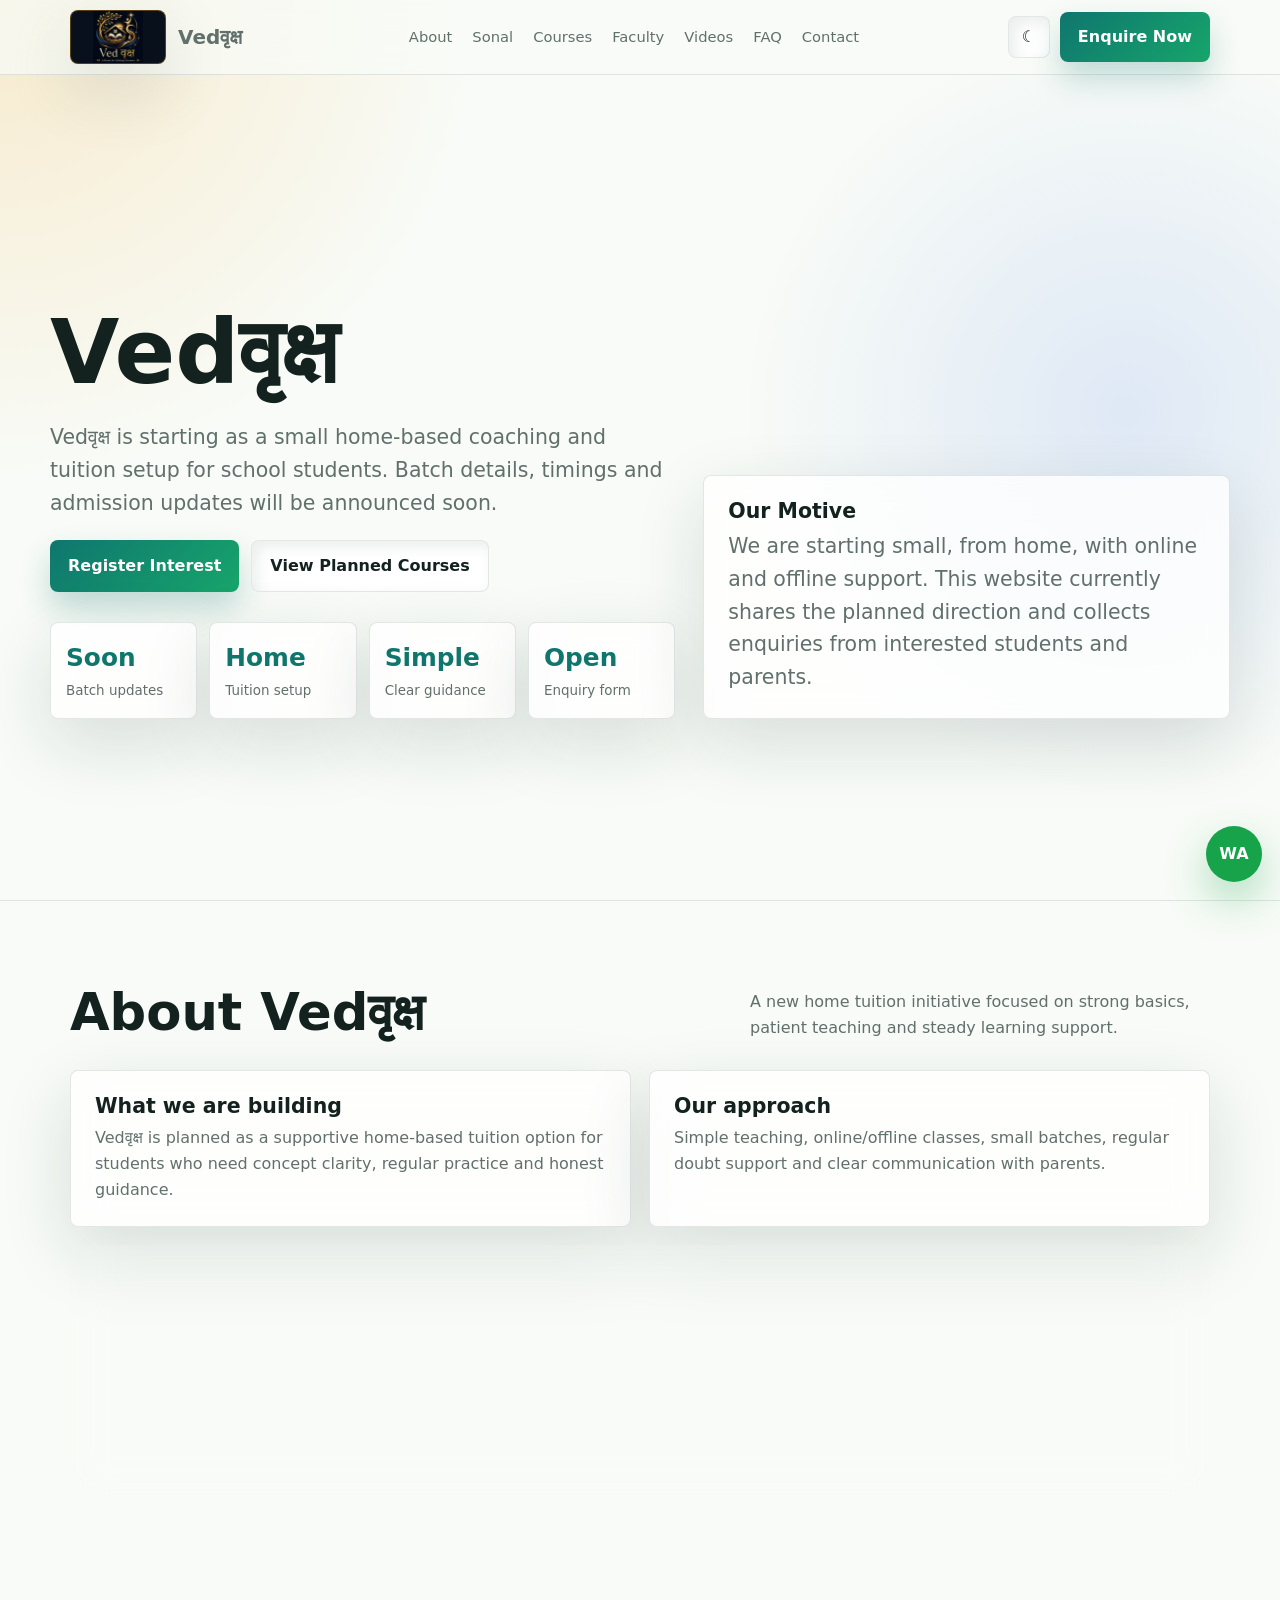
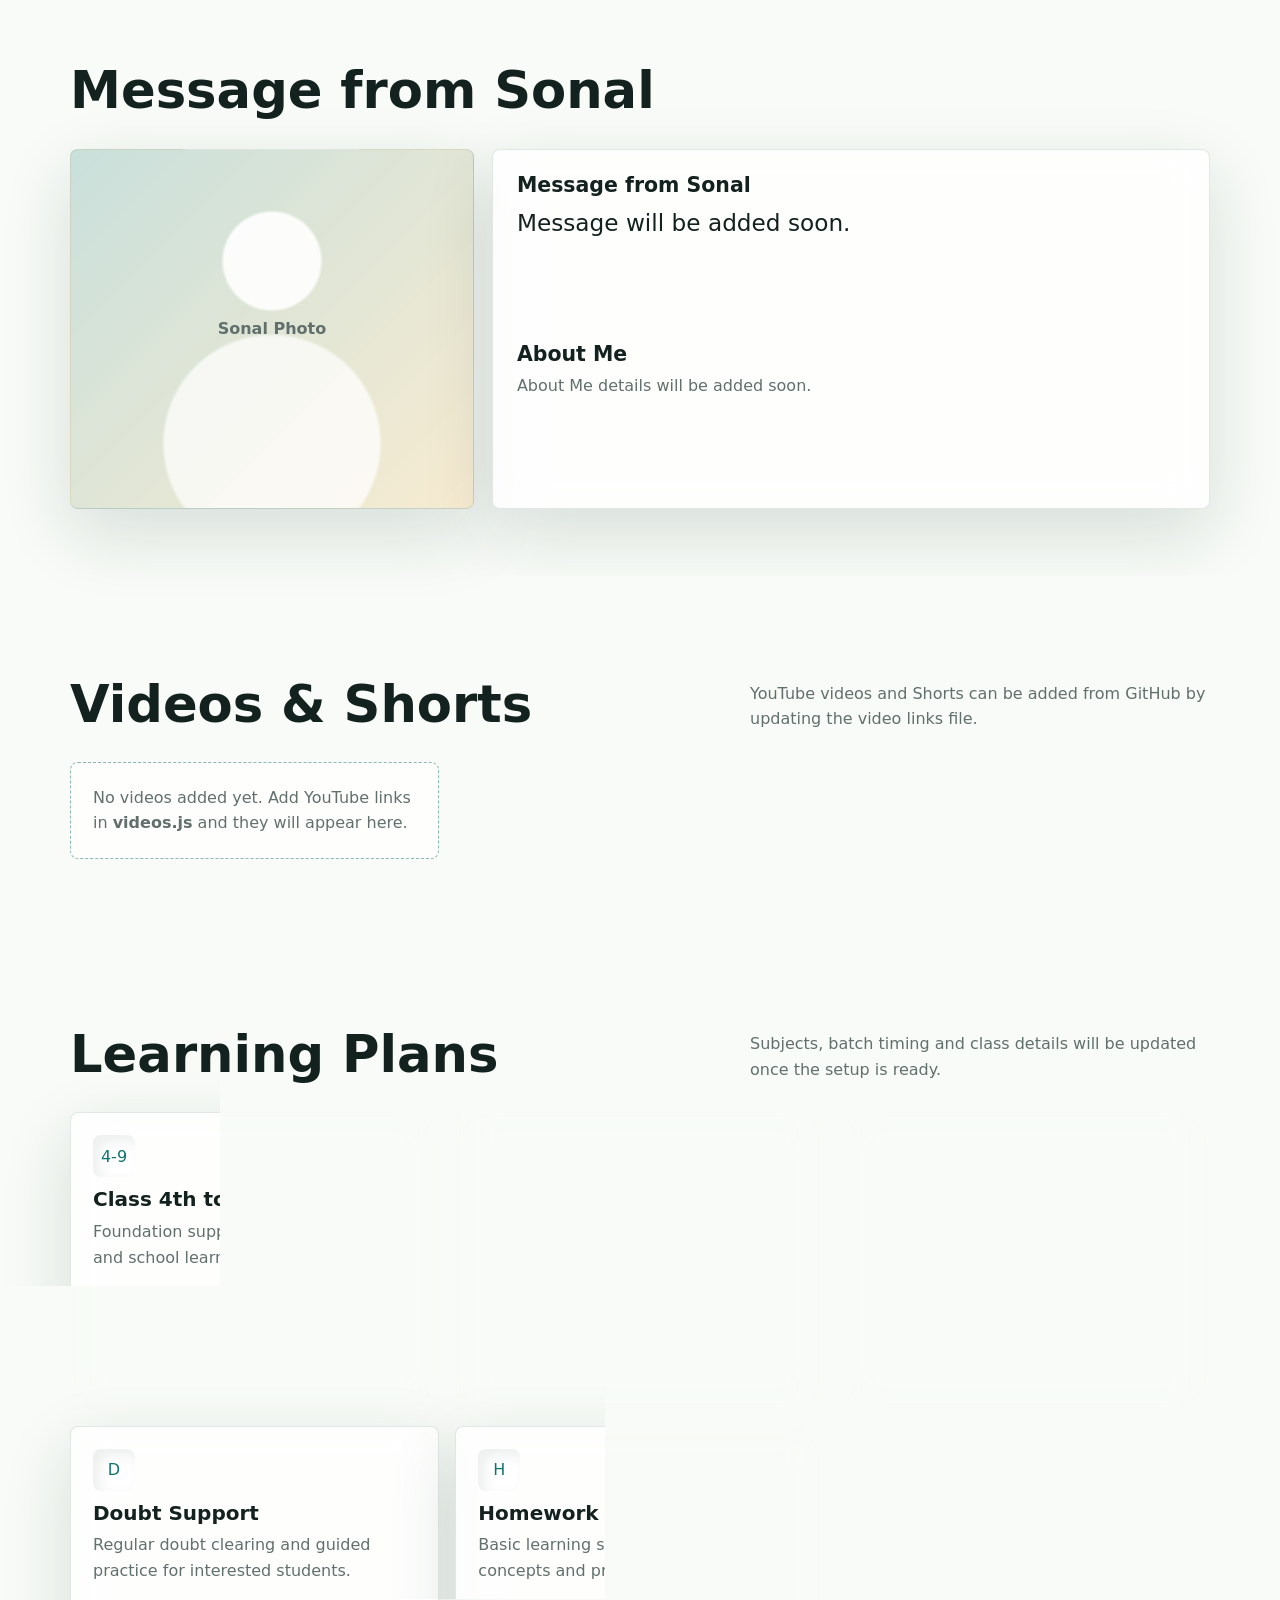
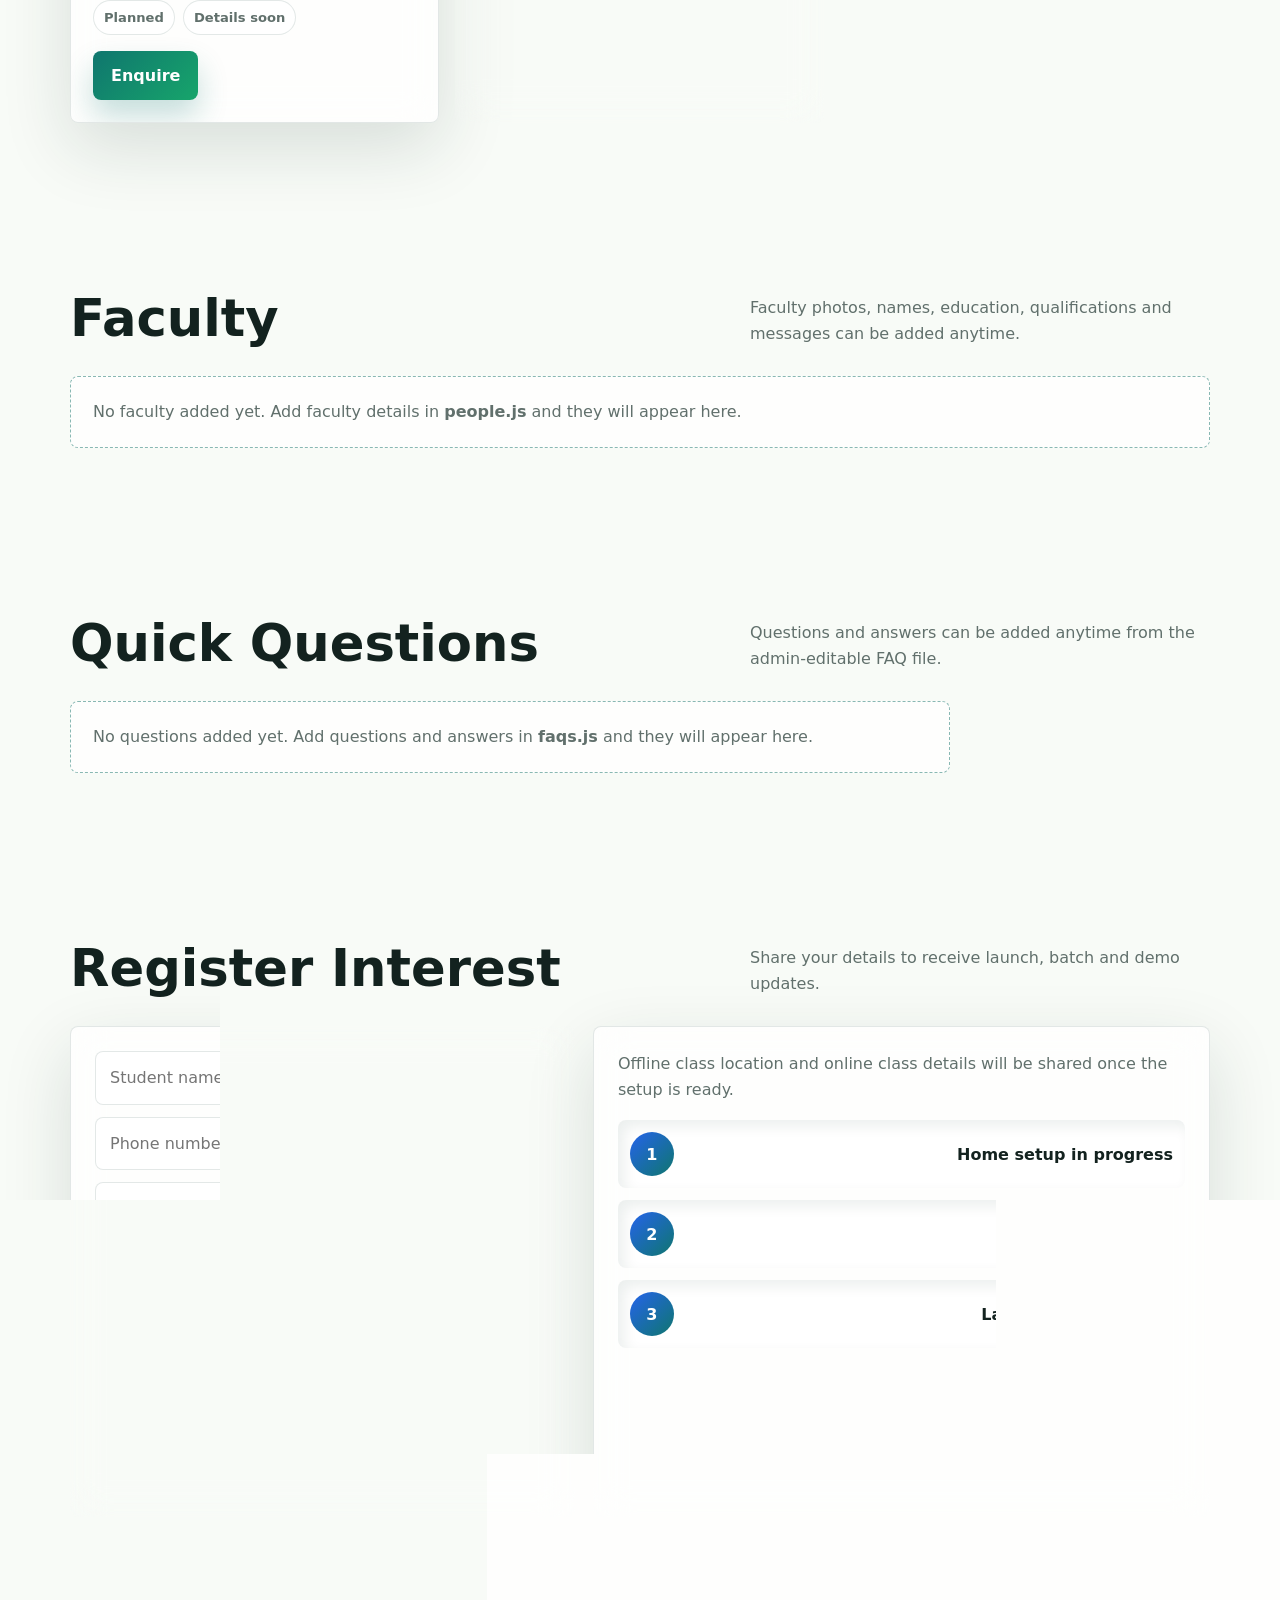
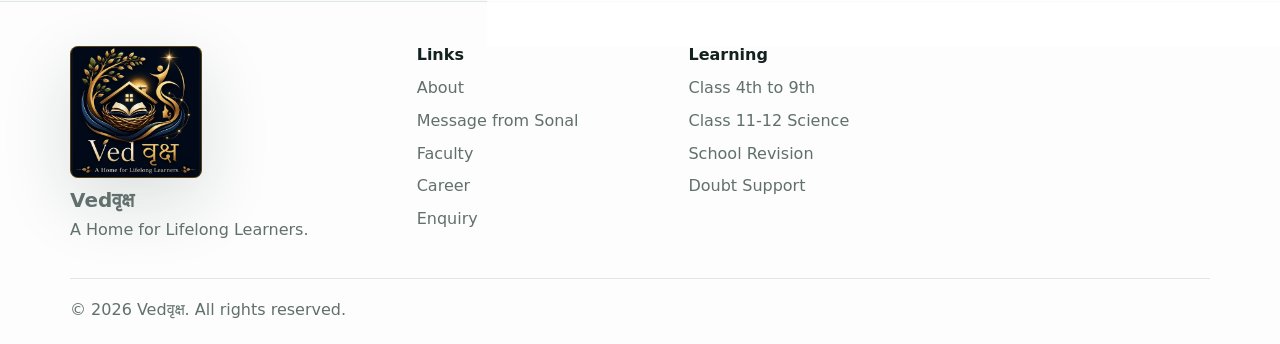
<file: index.html>
<!doctype html>
<html lang="en" data-theme="light">
  <head>
    <meta charset="utf-8" />
    <meta name="viewport" content="width=device-width, initial-scale=1" />
    <title>Vedवृक्ष | A Home for Lifelong Learners</title>
    <meta
      name="description"
      content="Vedवृक्ष is a new home-based tuition setup for online and offline classes, starting with school learning support."
    />
    <meta name="theme-color" content="#0f766e" />
    <meta property="og:title" content="Vedवृक्ष" />
    <meta property="og:description" content="A Home for Lifelong Learners." />
    <meta property="og:image" content="assets/hero-campus.jpg" />
    <script type="application/ld+json">
      {
        "@context": "https://schema.org",
        "@type": "EducationalOrganization",
        "name": "Vedवृक्ष",
        "description": "New home-based tuition setup for online and offline classes.",
        "telephone": "+91 98765 43210",
        "email": "vedvriksh.sn@gmail.com",
        "address": {
          "@type": "PostalAddress",
          "streetAddress": "Main Education Road",
          "addressLocality": "Your City",
          "addressCountry": "IN"
        }
      }
    </script>
    <style>
      :root {
        color-scheme: light;
        --bg: #f8fbf7;
        --surface: rgba(255, 255, 255, 0.76);
        --surface-strong: #ffffff;
        --ink: #13221f;
        --muted: #61706c;
        --line: rgba(24, 64, 57, 0.12);
        --brand: #0f766e;
        --brand-2: #f59e0b;
        --brand-3: #2563eb;
        --soft: #e8f6ef;
        --shadow: 0 24px 70px rgba(22, 47, 42, 0.14);
        --inner: inset 6px 6px 14px rgba(16, 45, 39, 0.08), inset -6px -6px 18px rgba(255, 255, 255, 0.85);
        --radius: 8px;
        --max: 1180px;
      }

      [data-theme="dark"] {
        color-scheme: dark;
        --bg: #081311;
        --surface: rgba(18, 31, 29, 0.78);
        --surface-strong: #101c1a;
        --ink: #eef8f4;
        --muted: #abc0bb;
        --line: rgba(220, 255, 244, 0.12);
        --soft: #10231f;
        --shadow: 0 24px 70px rgba(0, 0, 0, 0.35);
        --inner: inset 6px 6px 14px rgba(0, 0, 0, 0.28), inset -6px -6px 18px rgba(255, 255, 255, 0.04);
      }

      * { box-sizing: border-box; }
      html { scroll-behavior: smooth; }
      body {
        margin: 0;
        font-family: Inter, ui-sans-serif, system-ui, -apple-system, BlinkMacSystemFont, "Segoe UI", sans-serif;
        background:
          radial-gradient(circle at top left, rgba(245, 158, 11, 0.18), transparent 30rem),
          radial-gradient(circle at 88% 8%, rgba(37, 99, 235, 0.12), transparent 24rem),
          linear-gradient(180deg, var(--bg), var(--bg));
        color: var(--ink);
        line-height: 1.6;
      }

      a { color: inherit; text-decoration: none; }
      img { max-width: 100%; display: block; }
      button, input, textarea, select { font: inherit; }

      .shell { max-width: var(--max); margin: 0 auto; padding: 0 20px; }
      .nav {
        position: sticky;
        top: 0;
        z-index: 20;
        border-bottom: 1px solid var(--line);
        backdrop-filter: blur(20px);
        background: color-mix(in srgb, var(--bg) 74%, transparent);
      }
      .nav-inner {
        min-height: 74px;
        display: flex;
        align-items: center;
        gap: 18px;
        justify-content: space-between;
      }
      .brand {
        display: flex;
        align-items: center;
        gap: 12px;
        min-width: 190px;
      }
      .brand-mark {
        width: 96px;
        height: 54px;
        border-radius: 8px;
        object-fit: contain;
        border: 1px solid rgba(245, 158, 11, 0.34);
        background: #07101b;
        box-shadow: var(--shadow);
      }
      .brand strong { display: block; font-size: 1.25rem; line-height: 1; }
      .brand span { display: block; color: var(--muted); font-size: 0.78rem; }
      .nav-links {
        display: flex;
        align-items: center;
        gap: 20px;
        color: var(--muted);
        font-size: 0.92rem;
      }
      .nav-links a:hover { color: var(--brand); }
      .nav-actions { display: flex; align-items: center; gap: 10px; }
      .icon-btn, .menu-btn {
        width: 42px;
        height: 42px;
        border: 1px solid var(--line);
        border-radius: var(--radius);
        background: var(--surface);
        color: var(--ink);
        cursor: pointer;
        display: grid;
        place-items: center;
        box-shadow: var(--inner);
      }
      .menu-btn { display: none; }

      .btn {
        border: 0;
        border-radius: var(--radius);
        padding: 12px 18px;
        display: inline-flex;
        align-items: center;
        justify-content: center;
        gap: 9px;
        min-height: 46px;
        font-weight: 800;
        cursor: pointer;
        transition: transform 180ms ease, box-shadow 180ms ease, background 180ms ease;
      }
      .btn:hover { transform: translateY(-2px); }
      .btn-primary {
        background: linear-gradient(135deg, var(--brand), #17a56b);
        color: white;
        box-shadow: 0 16px 30px rgba(15, 118, 110, 0.24);
      }
      .btn-secondary {
        background: var(--surface-strong);
        border: 1px solid var(--line);
        color: var(--ink);
        box-shadow: var(--inner);
      }

      .hero {
        min-height: calc(100vh - 74px);
        display: grid;
        align-items: center;
        position: relative;
        overflow: hidden;
        border-bottom: 1px solid var(--line);
      }
      .hero::before {
        content: "";
        position: absolute;
        inset: 0;
        background:
          linear-gradient(90deg, color-mix(in srgb, var(--bg) 95%, transparent) 0%, color-mix(in srgb, var(--bg) 82%, transparent) 42%, transparent 70%),
          url(var(--hero-cover, "assets/hero-campus.jpg")) right center / cover no-repeat;
        z-index: -2;
      }
      .hero::after {
        content: "";
        position: absolute;
        inset: auto 0 0;
        height: 180px;
        background: linear-gradient(180deg, transparent, var(--bg));
        z-index: -1;
      }
      .hero-grid {
        display: grid;
        grid-template-columns: minmax(0, 0.95fr) minmax(280px, 0.8fr);
        gap: 28px;
        padding: 76px 0 46px;
      }
      .eyebrow {
        display: inline-flex;
        align-items: center;
        gap: 8px;
        padding: 8px 12px;
        border-radius: 999px;
        background: var(--surface);
        border: 1px solid var(--line);
        color: var(--brand);
        font-weight: 800;
        backdrop-filter: blur(16px);
      }
      h1, h2, h3 { line-height: 1.08; margin: 0; letter-spacing: 0; }
      h1 {
        margin-top: 18px;
        font-size: clamp(2.45rem, 7vw, 5.7rem);
        max-width: 820px;
      }
      .hero p {
        max-width: 650px;
        color: var(--muted);
        font-size: clamp(1.02rem, 2vw, 1.28rem);
      }
      .hero-actions, .row-actions { display: flex; flex-wrap: wrap; gap: 12px; }
      .stats {
        display: grid;
        grid-template-columns: repeat(4, minmax(0, 1fr));
        gap: 12px;
        margin-top: 30px;
      }
      .stat, .glass-card, .course-card, .profile-card, .resource-card, .event-card, .blog-card, .portal-panel {
        border: 1px solid var(--line);
        border-radius: var(--radius);
        background: var(--surface);
        backdrop-filter: blur(18px);
        box-shadow: var(--shadow);
      }
      .stat { padding: 15px; }
      .stat strong { display: block; font-size: 1.55rem; color: var(--brand); }
      .stat span { color: var(--muted); font-size: 0.84rem; }
      .hero-card {
        align-self: end;
        padding: 22px;
        margin-top: 170px;
      }
      .hero-card h3 { font-size: 1.25rem; }
      .rank-list { display: grid; gap: 12px; margin-top: 18px; }
      .rank {
        display: flex;
        align-items: center;
        justify-content: space-between;
        gap: 12px;
        padding: 12px;
        border-radius: var(--radius);
        background: color-mix(in srgb, var(--surface-strong) 72%, transparent);
        box-shadow: var(--inner);
      }
      .avatar {
        width: 44px;
        height: 44px;
        border-radius: 50%;
        display: grid;
        place-items: center;
        font-weight: 900;
        color: white;
        background: linear-gradient(135deg, var(--brand-3), var(--brand));
      }

      section { padding: 84px 0; }
      .section-head {
        display: flex;
        justify-content: space-between;
        gap: 24px;
        align-items: end;
        margin-bottom: 30px;
      }
      .section-head h2 { font-size: clamp(2rem, 4vw, 3.3rem); max-width: 740px; }
      .section-head p { color: var(--muted); max-width: 460px; margin: 0; }

      .about-grid {
        display: grid;
        grid-template-columns: 1fr 1fr;
        gap: 18px;
      }
      .logo-meaning {
        display: grid;
        grid-template-columns: 160px 1fr;
        gap: 18px;
        align-items: center;
        margin-top: 18px;
      }
      .about-logo {
        width: 132px;
        height: 132px;
        object-fit: contain;
        border-radius: var(--radius);
        border: 1px solid rgba(245, 158, 11, 0.34);
        background: #07101b;
        box-shadow: var(--shadow);
      }
      .meaning-image {
        width: 100%;
        max-height: 170px;
        object-fit: contain;
        border-radius: var(--radius);
        border: 1px solid var(--line);
        background: #07101b;
        box-shadow: var(--shadow);
      }
      .glass-card { padding: 24px; }
      .glass-card h3 { font-size: 1.28rem; margin-bottom: 8px; }
      .glass-card p, .course-card p, .profile-card p, .resource-card p, .event-card p, .blog-card p { color: var(--muted); margin: 0; }
      .feature-grid, .course-grid, .faculty-grid, .resource-grid, .event-grid, .blog-grid {
        display: grid;
        grid-template-columns: repeat(3, minmax(0, 1fr));
        gap: 16px;
      }
      .feature {
        padding: 18px;
        border-radius: var(--radius);
        background: var(--soft);
        border: 1px solid var(--line);
      }
      .feature i, .course-icon {
        width: 42px;
        height: 42px;
        border-radius: var(--radius);
        display: grid;
        place-items: center;
        background: white;
        color: var(--brand);
        box-shadow: var(--inner);
        font-style: normal;
        margin-bottom: 12px;
      }
      [data-theme="dark"] .feature i, [data-theme="dark"] .course-icon { background: #172522; }
      .timeline {
        display: grid;
        gap: 14px;
        margin-top: 18px;
      }
      .mile {
        display: grid;
        grid-template-columns: 76px 1fr;
        gap: 14px;
        align-items: start;
      }
      .year {
        color: var(--brand);
        font-weight: 900;
      }

      .course-card, .profile-card, .resource-card, .event-card, .blog-card {
        padding: 22px;
        position: relative;
        overflow: hidden;
        transition: transform 180ms ease, border 180ms ease;
      }
      .course-card:hover, .profile-card:hover, .resource-card:hover, .event-card:hover, .blog-card:hover {
        transform: translateY(-5px);
        border-color: color-mix(in srgb, var(--brand) 45%, var(--line));
      }
      .course-card h3 { font-size: 1.25rem; margin-bottom: 8px; }
      .meta {
        display: flex;
        flex-wrap: wrap;
        gap: 8px;
        margin: 16px 0;
      }
      .chip {
        border-radius: 999px;
        border: 1px solid var(--line);
        padding: 6px 10px;
        color: var(--muted);
        background: color-mix(in srgb, var(--surface-strong) 72%, transparent);
        font-size: 0.82rem;
        font-weight: 750;
      }
      .list {
        padding: 0;
        margin: 14px 0 18px;
        list-style: none;
        display: grid;
        gap: 8px;
        color: var(--muted);
      }
      .list li::before { content: "✓"; color: var(--brand); font-weight: 900; margin-right: 8px; }

      .profile-photo {
        height: 174px;
        border-radius: var(--radius);
        background:
          linear-gradient(135deg, rgba(15, 118, 110, 0.9), rgba(245, 158, 11, 0.7)),
          radial-gradient(circle at 30% 20%, rgba(255,255,255,0.7), transparent 26%),
          linear-gradient(135deg, #dff7ef, #fef3c7);
        margin-bottom: 18px;
        position: relative;
        overflow: hidden;
      }
      .profile-photo::after {
        content: "";
        position: absolute;
        width: 78px;
        height: 78px;
        border-radius: 50%;
        background: rgba(255,255,255,0.84);
        left: 50%;
        top: 26px;
        transform: translateX(-50%);
        box-shadow: 0 86px 0 32px rgba(255,255,255,0.76);
      }
      .person-grid {
        display: grid;
        grid-template-columns: 0.72fr 1.28fr;
        gap: 18px;
        align-items: stretch;
      }
      .owner-photo {
        min-height: 360px;
        border-radius: var(--radius);
        border: 1px solid var(--line);
        display: grid;
        place-items: center;
        color: var(--muted);
        font-weight: 900;
        text-align: center;
        padding: 24px;
        background:
          radial-gradient(circle at 50% 31%, rgba(255,255,255,0.9) 0 15%, transparent 16%),
          radial-gradient(circle at 50% 82%, rgba(255,255,255,0.72) 0 30%, transparent 31%),
          linear-gradient(135deg, rgba(15,118,110,0.2), rgba(245,158,11,0.16));
        box-shadow: var(--shadow);
      }
      .owner-photo.has-photo {
        color: transparent;
      }
      .message-card {
        display: grid;
        gap: 18px;
      }
      .message-card .quote {
        font-size: clamp(1.12rem, 2vw, 1.45rem);
        color: var(--ink);
        margin: 0;
      }
      .faculty-photo {
        height: 210px;
        border-radius: var(--radius);
        border: 1px solid var(--line);
        background: var(--faculty-photo, url("assets/logo-vv.jpg")) center / cover no-repeat;
        margin-bottom: 16px;
      }
      .faculty-empty {
        grid-column: 1 / -1;
      }

      .results-band {
        background: linear-gradient(135deg, color-mix(in srgb, var(--brand) 16%, transparent), color-mix(in srgb, var(--brand-2) 18%, transparent));
        border-block: 1px solid var(--line);
      }
      .rankers {
        display: grid;
        grid-template-columns: 1.2fr 0.8fr;
        gap: 18px;
      }
      .score-grid {
        display: grid;
        grid-template-columns: repeat(3, 1fr);
        gap: 12px;
      }
      .score {
        padding: 18px;
        border-radius: var(--radius);
        background: var(--surface-strong);
        border: 1px solid var(--line);
      }
      .score strong { display: block; font-size: 2rem; color: var(--brand); }

      .testimonials {
        display: grid;
        grid-template-columns: repeat(3, 1fr);
        gap: 16px;
      }
      blockquote {
        margin: 0;
        padding: 22px;
        border-radius: var(--radius);
        background: var(--surface);
        border: 1px solid var(--line);
        box-shadow: var(--shadow);
      }
      blockquote p { margin: 0 0 18px; color: var(--muted); }
      .stars { color: var(--brand-2); letter-spacing: 0; }

      .gallery {
        display: grid;
        grid-template-columns: 1.2fr 0.8fr 0.8fr;
        grid-auto-rows: 190px;
        gap: 14px;
      }
      .gallery-item {
        border-radius: var(--radius);
        border: 1px solid var(--line);
        overflow: hidden;
        min-height: 180px;
        background:
          linear-gradient(135deg, rgba(15,118,110,0.22), rgba(245,158,11,0.15)),
            url("assets/hero-campus.jpg") center / cover;
        position: relative;
      }
      .gallery-item:first-child { grid-row: span 2; }
      .gallery-item span {
        position: absolute;
        left: 14px;
        bottom: 14px;
        padding: 8px 10px;
        border-radius: var(--radius);
        background: rgba(255,255,255,0.86);
        color: #13221f;
        font-weight: 850;
      }

      .tabs {
        display: flex;
        flex-wrap: wrap;
        gap: 10px;
        margin-bottom: 16px;
      }
      .tab {
        border: 1px solid var(--line);
        background: var(--surface);
        color: var(--muted);
        border-radius: 999px;
        padding: 10px 14px;
        cursor: pointer;
        font-weight: 850;
      }
      .tab.active { background: var(--brand); color: white; }
      .portal-panel { padding: 22px; display: none; }
      .portal-panel.active { display: grid; grid-template-columns: 0.9fr 1.1fr; gap: 18px; }
      .dash-grid {
        display: grid;
        grid-template-columns: repeat(2, minmax(0, 1fr));
        gap: 12px;
      }
      .dash-card {
        padding: 16px;
        border: 1px solid var(--line);
        border-radius: var(--radius);
        background: var(--surface-strong);
      }
      .bar {
        height: 10px;
        border-radius: 999px;
        background: color-mix(in srgb, var(--brand) 16%, var(--line));
        overflow: hidden;
        margin-top: 10px;
      }
      .bar span { display: block; height: 100%; width: var(--value); background: linear-gradient(90deg, var(--brand), var(--brand-2)); }

      .faq {
        display: grid;
        gap: 12px;
        max-width: 880px;
      }
      details {
        border: 1px solid var(--line);
        background: var(--surface);
        border-radius: var(--radius);
        padding: 16px 18px;
        box-shadow: var(--shadow);
      }
      summary { cursor: pointer; font-weight: 900; }
      details p { color: var(--muted); margin-bottom: 0; }

      .video-grid {
        display: grid;
        grid-template-columns: repeat(3, minmax(0, 1fr));
        gap: 16px;
      }
      .video-card {
        border: 1px solid var(--line);
        border-radius: var(--radius);
        background: var(--surface);
        backdrop-filter: blur(18px);
        box-shadow: var(--shadow);
        overflow: hidden;
      }
      .video-frame {
        width: 100%;
        aspect-ratio: 16 / 9;
        border: 0;
        display: block;
        background: #0f172a;
      }
      .video-card.short .video-frame {
        aspect-ratio: 9 / 16;
      }
      .video-body {
        padding: 16px;
      }
      .video-body h3 {
        font-size: 1rem;
        margin-bottom: 6px;
      }
      .video-body p {
        margin: 0;
        color: var(--muted);
        font-size: 0.92rem;
      }
      .empty-videos {
        padding: 22px;
        border: 1px dashed color-mix(in srgb, var(--brand) 42%, var(--line));
        border-radius: var(--radius);
        color: var(--muted);
        background: var(--surface);
      }

      .contact-grid {
        display: grid;
        grid-template-columns: 0.9fr 1.1fr;
        gap: 18px;
      }
      form {
        display: grid;
        gap: 12px;
      }
      input, textarea, select {
        width: 100%;
        border: 1px solid var(--line);
        border-radius: var(--radius);
        padding: 13px 14px;
        background: var(--surface-strong);
        color: var(--ink);
      }
      textarea { min-height: 120px; resize: vertical; }
      .map {
        min-height: 360px;
        border: 0;
        width: 100%;
        border-radius: var(--radius);
        filter: saturate(0.9);
      }
      .floating-whatsapp {
        position: fixed;
        right: 18px;
        bottom: 18px;
        z-index: 30;
        width: 56px;
        height: 56px;
        border-radius: 50%;
        display: grid;
        place-items: center;
        color: white;
        background: #16a34a;
        box-shadow: 0 18px 42px rgba(22, 163, 74, 0.34);
        font-weight: 900;
      }

      footer {
        border-top: 1px solid var(--line);
        padding: 44px 0 22px;
        background: color-mix(in srgb, var(--surface-strong) 62%, transparent);
      }
      .footer-grid {
        display: grid;
        grid-template-columns: 1.3fr repeat(3, 1fr);
        gap: 22px;
      }
      footer h3 { font-size: 1rem; margin-bottom: 12px; }
      footer a, footer p { display: block; color: var(--muted); margin: 7px 0; }
      .footer-brand {
        display: block;
      }
      .footer-brand .brand-mark {
        width: 132px;
        height: 132px;
        margin-bottom: 12px;
      }
      .copyright {
        border-top: 1px solid var(--line);
        margin-top: 28px;
        padding-top: 18px;
        color: var(--muted);
        display: flex;
        justify-content: space-between;
        gap: 16px;
        flex-wrap: wrap;
      }

      .reveal { opacity: 0; transform: translateY(18px); transition: opacity 500ms ease, transform 500ms ease; }
      .reveal.visible { opacity: 1; transform: translateY(0); }

      @media (max-width: 980px) {
        .nav-links {
          position: fixed;
          inset: 74px 12px auto;
          flex-direction: column;
          align-items: stretch;
          padding: 18px;
          border: 1px solid var(--line);
          border-radius: var(--radius);
          background: var(--surface-strong);
          box-shadow: var(--shadow);
          display: none;
        }
        .nav-links.open { display: flex; }
        .menu-btn { display: grid; }
        .hero-grid, .about-grid, .rankers, .portal-panel.active, .contact-grid, .person-grid, .logo-meaning { grid-template-columns: 1fr; }
        .hero-card { margin-top: 20px; }
        .feature-grid, .course-grid, .faculty-grid, .resource-grid, .event-grid, .blog-grid, .testimonials, .video-grid { grid-template-columns: repeat(2, 1fr); }
        .section-head { display: block; }
        .section-head p { margin-top: 12px; }
        .footer-grid { grid-template-columns: repeat(2, 1fr); }
      }

      @media (max-width: 640px) {
        .shell { padding: 0 14px; }
        .nav-inner { min-height: 66px; }
        .nav-links { inset-top: 66px; }
        .brand { min-width: auto; }
        .brand > span:not(:first-child) { display: none; }
        .brand-mark { width: 78px; height: 48px; }
        .nav-actions .btn { display: none; }
        .hero { min-height: auto; }
        .hero::before {
          background:
            linear-gradient(180deg, color-mix(in srgb, var(--bg) 96%, transparent) 0%, color-mix(in srgb, var(--bg) 86%, transparent) 58%, color-mix(in srgb, var(--bg) 58%, transparent)),
            url(var(--hero-cover, "assets/hero-campus.jpg")) center top / cover no-repeat;
        }
        .hero-grid { padding-top: 54px; }
        .stats, .score-grid, .feature-grid, .course-grid, .faculty-grid, .resource-grid, .event-grid, .blog-grid, .testimonials, .dash-grid, .footer-grid, .video-grid {
          grid-template-columns: 1fr;
        }
        .gallery { grid-template-columns: 1fr; grid-auto-rows: 220px; }
        .gallery-item:first-child { grid-row: span 1; }
        section { padding: 58px 0; }
      }
    </style>
  </head>
  <body>
    <header class="nav" aria-label="Main navigation">
      <div class="shell nav-inner">
        <a class="brand" href="#home" aria-label="Vedवृक्ष home">
          <img class="brand-mark" src="assets/logo-vv.jpg" alt="Vedवृक्ष logo" />
          <span><strong>Vedवृक्ष</strong></span>
        </a>
        <nav class="nav-links" id="navLinks">
          <a href="#about">About</a>
          <a href="#sonal">Sonal</a>
          <a href="#courses">Courses</a>
          <a href="#faculty">Faculty</a>
          <a href="#videos">Videos</a>
          <a href="#faq">FAQ</a>
          <a href="#contact">Contact</a>
        </nav>
        <div class="nav-actions">
          <button class="icon-btn" id="themeToggle" aria-label="Toggle dark and light mode">☾</button>
          <a class="btn btn-primary" href="#contact">Enquire Now</a>
          <button class="menu-btn" id="menuToggle" aria-label="Open menu">☰</button>
        </div>
      </div>
    </header>

    <main id="home">
      <section class="hero">
        <div class="shell hero-grid">
          <div class="reveal">
            <h1>Vedवृक्ष</h1>
            <p>Vedवृक्ष is starting as a small home-based coaching and tuition setup for school students. Batch details, timings and admission updates will be announced soon.</p>
            <div class="hero-actions">
              <a class="btn btn-primary" href="#contact">Register Interest</a>
              <a class="btn btn-secondary" href="#courses">View Planned Courses</a>
            </div>
            <div class="stats" aria-label="Launch information">
              <div class="stat"><strong>Soon</strong><span>Batch updates</span></div>
              <div class="stat"><strong>Home</strong><span>Tuition setup</span></div>
              <div class="stat"><strong>Simple</strong><span>Clear guidance</span></div>
              <div class="stat"><strong>Open</strong><span>Enquiry form</span></div>
            </div>
          </div>
          <aside class="glass-card hero-card reveal">
            <h3>Our Motive</h3>
            <p>We are starting small, from home, with online and offline support. This website currently shares the planned direction and collects enquiries from interested students and parents.</p>
          </aside>
        </div>
      </section>

      <section id="about">
        <div class="shell">
          <div class="section-head reveal">
            <h2>About Vedवृक्ष</h2>
            <p>A new home tuition initiative focused on strong basics, patient teaching and steady learning support.</p>
          </div>
          <div class="about-grid">
            <article class="glass-card reveal">
              <h3>What we are building</h3>
              <p>Vedवृक्ष is planned as a supportive home-based tuition option for students who need concept clarity, regular practice and honest guidance.</p>
            </article>
            <article class="glass-card reveal">
              <h3>Our approach</h3>
              <p>Simple teaching, online/offline classes, small batches, regular doubt support and clear communication with parents.</p>
            </article>
          </div>
          <article class="glass-card logo-meaning reveal">
            <img class="about-logo" src="assets/logo-vv.jpg" alt="Vedवृक्ष logo" />
            <div>
              <h3>What the Logo Represents</h3>
              <img class="meaning-image" src="assets/logo-meaning.jpg" alt="Vedवृक्ष logo meaning" />
            </div>
          </article>
        </div>
      </section>

      <section id="sonal">
        <div class="shell">
          <div class="section-head reveal">
            <h2>Message from Sonal</h2>
          </div>
          <div class="person-grid">
            <div class="owner-photo reveal" id="ownerPhoto" role="img" aria-label="Sonal photo placeholder">
              Sonal Photo
            </div>
            <article class="glass-card message-card reveal">
              <div>
                <h3>Message from Sonal</h3>
                <p class="quote" id="ownerMessage">Message will be added soon.</p>
              </div>
              <div>
                <h3>About Me</h3>
                <p id="ownerAbout">About Me details will be added soon.</p>
              </div>
            </article>
          </div>
        </div>
      </section>

      <section id="videos">
        <div class="shell">
          <div class="section-head reveal">
            <h2>Videos & Shorts</h2>
            <p>YouTube videos and Shorts can be added from GitHub by updating the video links file.</p>
          </div>
          <div id="videoGrid" class="video-grid reveal" aria-live="polite">
            <div class="empty-videos">No videos added yet. Add YouTube links in <b>videos.js</b> and they will appear here.</div>
          </div>
        </div>
      </section>

      <section id="courses">
        <div class="shell">
          <div class="section-head reveal">
            <h2>Learning Plans</h2>
            <p>Subjects, batch timing and class details will be updated once the setup is ready.</p>
          </div>
          <div class="course-grid">
            <article class="course-card reveal"><span class="course-icon">4-9</span><h3>Class 4th to 9th</h3><p>Foundation support for Maths, Science and school learning.</p><div class="meta"><span class="chip">Planned</span><span class="chip">Details soon</span></div><a class="btn btn-primary" href="#contact">Enquire</a></article>
            <article class="course-card reveal"><span class="course-icon">11</span><h3>Class 11-12 Science</h3><p>Concept-focused preparation for Physics, Chemistry, Maths and Biology.</p><div class="meta"><span class="chip">Planned</span><span class="chip">Details soon</span></div><a class="btn btn-primary" href="#contact">Enquire</a></article>
            <article class="course-card reveal"><span class="course-icon">B</span><h3>School Revision</h3><p>Revision and writing-practice support for school assessments.</p><div class="meta"><span class="chip">Planned</span><span class="chip">Details soon</span></div><a class="btn btn-primary" href="#contact">Enquire</a></article>
            <article class="course-card reveal"><span class="course-icon">D</span><h3>Doubt Support</h3><p>Regular doubt clearing and guided practice for interested students.</p><div class="meta"><span class="chip">Planned</span><span class="chip">Details soon</span></div><a class="btn btn-primary" href="#contact">Enquire</a></article>
            <article class="course-card reveal"><span class="course-icon">H</span><h3>Homework Help</h3><p>Basic learning support for homework, concepts and practice.</p><div class="meta"><span class="chip">Planned</span><span class="chip">Details soon</span></div><a class="btn btn-primary" href="#contact">Enquire</a></article>
          </div>
        </div>
      </section>

      <section id="faculty">
        <div class="shell">
          <div class="section-head reveal">
            <h2>Faculty</h2>
            <p>Faculty photos, names, education, qualifications and messages can be added anytime.</p>
          </div>
          <div class="faculty-grid" id="facultyGrid">
            <div class="empty-videos faculty-empty">No faculty added yet. Add faculty details in <b>people.js</b> and they will appear here.</div>
          </div>
        </div>
      </section>

      <section id="faq">
        <div class="shell">
          <div class="section-head reveal">
            <h2>Quick Questions</h2>
            <p>Questions and answers can be added anytime from the admin-editable FAQ file.</p>
          </div>
          <div class="faq reveal" id="faqList">
            <div class="empty-videos">No questions added yet. Add questions and answers in <b>faqs.js</b> and they will appear here.</div>
          </div>
        </div>
      </section>

      <section id="contact">
        <div class="shell">
          <div class="section-head reveal">
            <h2>Register Interest</h2>
            <p>Share your details to receive launch, batch and demo updates.</p>
          </div>
          <div class="contact-grid">
            <div class="glass-card reveal">
              <form>
                <input aria-label="Student name" name="studentName" placeholder="Student name" required />
                <input aria-label="Phone number" name="phone" placeholder="Phone number" required />
                <select aria-label="Course interest" name="courseInterest">
                  <option>Class 4th to 9th</option>
                  <option>Class 11-12 Science</option>
                  <option>School Revision</option>
                  <option>Doubt Support</option>
                  <option>Homework Help</option>
                </select>
                <textarea aria-label="Message" name="message" placeholder="Any question or preferred batch timing?"></textarea>
                <button class="btn btn-primary" type="submit">Send Enquiry</button>
              </form>
              <p style="margin-top:16px;color:var(--muted)">Email: <a href="mailto:vedvriksh.sn@gmail.com">vedvriksh.sn@gmail.com</a>. Phone and address will be updated soon.</p>
            </div>
            <article class="glass-card reveal">
              <p>Offline class location and online class details will be shared once the setup is ready.</p>
              <div class="rank-list">
                <div class="rank"><span><span class="avatar">1</span></span><b>Home setup in progress</b></div>
                <div class="rank"><span><span class="avatar">2</span></span><b>Courses planned</b></div>
                <div class="rank"><span><span class="avatar">3</span></span><b>Launch updates soon</b></div>
              </div>
            </article>
          </div>
        </div>
      </section>
    </main>

    <a class="floating-whatsapp" href="https://wa.me/919876543210" aria-label="Chat on WhatsApp">WA</a>

    <footer>
      <div class="shell">
        <div class="footer-grid">
          <div><div class="brand footer-brand"><img class="brand-mark" src="assets/logo-vv.jpg" alt="Vedवृक्ष logo" /><span><strong>Vedवृक्ष</strong></span></div><p>A Home for Lifelong Learners.</p></div>
          <div><h3>Links</h3><a href="#about">About</a><a href="#sonal">Message from Sonal</a><a href="#faculty">Faculty</a><a href="careers.html">Career</a><a href="#contact">Enquiry</a></div>
          <div><h3>Learning</h3><a href="#courses">Class 4th to 9th</a><a href="#courses">Class 11-12 Science</a><a href="#courses">School Revision</a><a href="#courses">Doubt Support</a></div>
        </div>
        <div class="copyright"><span>© 2026 Vedवृक्ष. All rights reserved.</span></div>
      </div>
    </footer>

    <script src="site-config.js"></script>
    <script src="people.js"></script>
    <script src="videos.js"></script>
    <script src="faqs.js"></script>
    <script>
      const root = document.documentElement;
      const config = window.VEDVRIKSH_SITE || {};
      if (config.coverImage) {
        root.style.setProperty("--hero-cover", `"${config.coverImage}"`);
        const ogImage = document.querySelector('meta[property="og:image"]');
        if (ogImage) ogImage.setAttribute("content", config.coverImage);
      }
      const themeToggle = document.querySelector("#themeToggle");
      const storedTheme = localStorage.getItem("vedvriksh-theme");
      if (storedTheme) root.dataset.theme = storedTheme;
      themeToggle.textContent = root.dataset.theme === "dark" ? "☀" : "☾";
      themeToggle.addEventListener("click", () => {
        root.dataset.theme = root.dataset.theme === "dark" ? "light" : "dark";
        localStorage.setItem("vedvriksh-theme", root.dataset.theme);
        themeToggle.textContent = root.dataset.theme === "dark" ? "☀" : "☾";
      });

      document.querySelector("#menuToggle").addEventListener("click", () => {
        document.querySelector("#navLinks").classList.toggle("open");
      });

      document.querySelectorAll(".nav-links a").forEach((link) => {
        link.addEventListener("click", () => document.querySelector("#navLinks").classList.remove("open"));
      });

      const revealObserver = new IntersectionObserver((entries) => {
        entries.forEach((entry) => {
          if (entry.isIntersecting) entry.target.classList.add("visible");
        });
      }, { threshold: 0.12 });
      document.querySelectorAll(".reveal").forEach((item) => revealObserver.observe(item));

      function renderPeople() {
        const people = window.VEDVRIKSH_PEOPLE || {};
        const owner = people.owner || {};
        const ownerPhoto = document.querySelector("#ownerPhoto");
        if (owner.photo) {
          ownerPhoto.style.backgroundImage = `url("${owner.photo}")`;
          ownerPhoto.style.backgroundPosition = "center";
          ownerPhoto.style.backgroundSize = "cover";
          ownerPhoto.style.backgroundRepeat = "no-repeat";
          ownerPhoto.classList.add("has-photo");
        }
        if (owner.name) ownerPhoto.setAttribute("aria-label", `${owner.name} photo`);
        if (owner.message) document.querySelector("#ownerMessage").textContent = owner.message;
        if (owner.about) document.querySelector("#ownerAbout").textContent = owner.about;

        const facultyGrid = document.querySelector("#facultyGrid");
        const faculty = Array.isArray(people.faculty) ? people.faculty : [];
        const validFaculty = faculty.filter((member) => member.name || member.photo || member.message);
        if (!validFaculty.length) return;
        facultyGrid.innerHTML = validFaculty.map((member) => `
          <article class="profile-card reveal visible">
            <div class="faculty-photo" style="--faculty-photo:url('${member.photo || "assets/logo-vv.jpg"}')" role="img" aria-label="${member.name || "Faculty"} photo"></div>
            <h3>${member.name || "Faculty Name"}</h3>
            <p><b>Education:</b> ${member.education || "To be updated"}</p>
            <p><b>Qualification:</b> ${member.qualification || "To be updated"}</p>
            <p style="margin-top:10px">${member.message || "Message will be added soon."}</p>
          </article>
        `).join("");
      }
      renderPeople();

      function youtubeIdFromUrl(url) {
        try {
          const parsed = new URL(url);
          if (parsed.hostname.includes("youtu.be")) return parsed.pathname.split("/").filter(Boolean)[0];
          if (parsed.pathname.includes("/shorts/")) return parsed.pathname.split("/shorts/")[1].split("/")[0];
          if (parsed.pathname.includes("/embed/")) return parsed.pathname.split("/embed/")[1].split("/")[0];
          return parsed.searchParams.get("v");
        } catch {
          return "";
        }
      }

      function renderVideos() {
        const grid = document.querySelector("#videoGrid");
        const videos = Array.isArray(window.VEDVRIKSH_VIDEOS) ? window.VEDVRIKSH_VIDEOS : [];
        const validVideos = videos.map((video) => ({ ...video, id: youtubeIdFromUrl(video.url || "") })).filter((video) => video.id);
        if (!validVideos.length) return;
        grid.innerHTML = validVideos.map((video) => {
          const type = video.type === "short" ? "short" : "video";
          return `
            <article class="video-card ${type}">
              <iframe
                class="video-frame"
                src="https://www.youtube.com/embed/${video.id}"
                title="${video.title || "Vedvriksh YouTube video"}"
                loading="lazy"
                allow="accelerometer; autoplay; clipboard-write; encrypted-media; gyroscope; picture-in-picture; web-share"
                allowfullscreen>
              </iframe>
              <div class="video-body">
                <h3>${video.title || "YouTube update"}</h3>
                <p>${type === "short" ? "YouTube Short" : "YouTube Video"}</p>
              </div>
            </article>
          `;
        }).join("");
      }
      renderVideos();

      function renderFaqs() {
        const list = document.querySelector("#faqList");
        const faqs = Array.isArray(window.VEDVRIKSH_FAQS) ? window.VEDVRIKSH_FAQS : [];
        const validFaqs = faqs.filter((faq) => faq.question && faq.answer);
        if (!validFaqs.length) return;
        list.innerHTML = validFaqs.map((faq, index) => `
          <details ${index === 0 ? "open" : ""}>
            <summary>${faq.question}</summary>
            <p>${faq.answer}</p>
          </details>
        `).join("");
      }
      renderFaqs();

      document.querySelector("form").addEventListener("submit", (event) => {
        event.preventDefault();
        const form = event.currentTarget;
        const values = Object.fromEntries(new FormData(form).entries());
        const enquiry = {
          studentName: values.studentName || "",
          phone: values.phone || "",
          courseInterest: values.courseInterest || "",
          message: values.message || "",
          submittedAt: new Date().toLocaleString("en-IN")
        };
        const saved = JSON.parse(localStorage.getItem("vedvrikshEnquiries") || "[]");
        saved.push(enquiry);
        localStorage.setItem("vedvrikshEnquiries", JSON.stringify(saved));
        const body = encodeURIComponent(
          `New Vedvriksh enquiry\n\n` +
          `Student Name: ${enquiry.studentName}\n` +
          `Phone: ${enquiry.phone}\n` +
          `Course Interest: ${enquiry.courseInterest}\n` +
          `Message: ${enquiry.message}\n` +
          `Submitted At: ${enquiry.submittedAt}`
        );
        window.location.href = `mailto:vedvriksh.sn@gmail.com?subject=${encodeURIComponent("New Vedvriksh Enquiry")}&body=${body}`;
        alert("Thank you. Your enquiry has been prepared for email. Please send the email so Vedvriksh can receive it.");
        form.reset();
      });
    </script>
  </body>
</html>
</file>
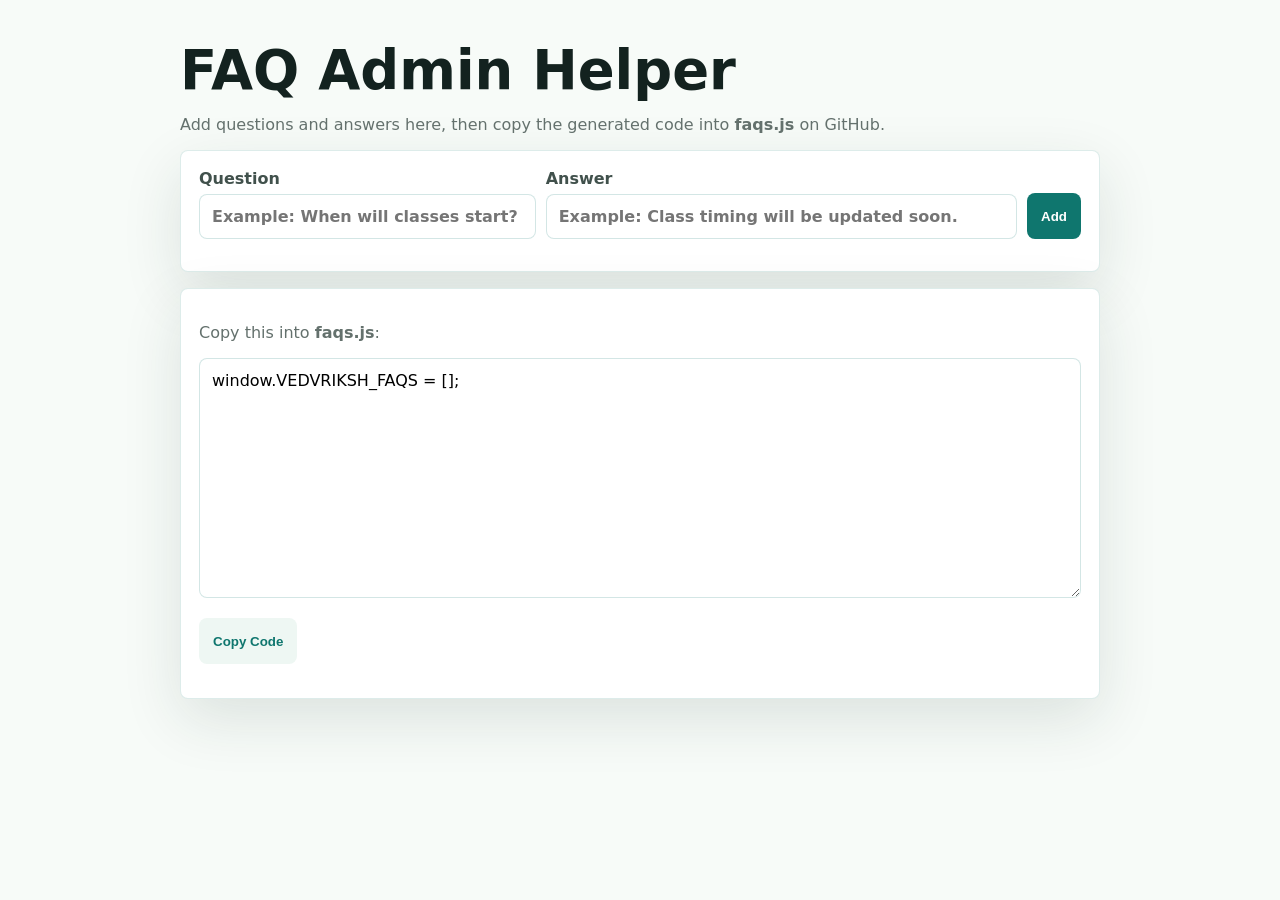
<file: admin-faqs.html>
<!doctype html>
<html lang="en">
  <head>
    <meta charset="utf-8" />
    <meta name="viewport" content="width=device-width, initial-scale=1" />
    <title>Vedvriksh FAQ Admin Helper</title>
    <style>
      * { box-sizing: border-box; }
      body {
        margin: 0;
        font-family: Inter, ui-sans-serif, system-ui, -apple-system, BlinkMacSystemFont, "Segoe UI", sans-serif;
        background: #f7fbf8;
        color: #13221f;
      }
      main { width: min(920px, calc(100% - 28px)); margin: 0 auto; padding: 42px 0; }
      h1 { margin: 0 0 8px; font-size: clamp(2rem, 5vw, 3.4rem); line-height: 1.05; }
      p { color: #64716d; }
      .card {
        background: white;
        border: 1px solid rgba(15, 118, 110, 0.14);
        border-radius: 8px;
        padding: 18px;
        box-shadow: 0 20px 60px rgba(22, 47, 42, 0.12);
        margin-top: 16px;
      }
      .grid { display: grid; grid-template-columns: 1fr 1.4fr auto; gap: 10px; align-items: end; }
      label { display: grid; gap: 6px; color: #41514c; font-weight: 700; }
      input, textarea {
        width: 100%;
        border: 1px solid rgba(15, 118, 110, 0.18);
        border-radius: 8px;
        padding: 12px;
        font: inherit;
      }
      textarea { min-height: 240px; resize: vertical; }
      button {
        border: 0;
        border-radius: 8px;
        padding: 12px 14px;
        min-height: 46px;
        cursor: pointer;
        background: #0f766e;
        color: white;
        font-weight: 800;
      }
      button.secondary { background: #eef7f3; color: #0f766e; }
      .items { display: grid; gap: 10px; margin-top: 14px; }
      .item {
        display: flex;
        justify-content: space-between;
        gap: 12px;
        border: 1px solid rgba(15, 118, 110, 0.12);
        border-radius: 8px;
        padding: 12px;
        background: #fbfefc;
      }
      @media (max-width: 760px) { .grid { grid-template-columns: 1fr; } }
    </style>
  </head>
  <body>
    <main>
      <h1>FAQ Admin Helper</h1>
      <p>Add questions and answers here, then copy the generated code into <b>faqs.js</b> on GitHub.</p>

      <section class="card">
        <div class="grid">
          <label>Question <input id="question" placeholder="Example: When will classes start?" /></label>
          <label>Answer <input id="answer" placeholder="Example: Class timing will be updated soon." /></label>
          <button id="addBtn">Add</button>
        </div>
        <div class="items" id="items"></div>
      </section>

      <section class="card">
        <p>Copy this into <b>faqs.js</b>:</p>
        <textarea id="output" readonly>window.VEDVRIKSH_FAQS = [];</textarea>
        <p><button class="secondary" id="copyBtn">Copy Code</button></p>
      </section>
    </main>
    <script>
      const faqs = [];
      const question = document.querySelector("#question");
      const answer = document.querySelector("#answer");
      const items = document.querySelector("#items");
      const output = document.querySelector("#output");

      function refresh() {
        items.innerHTML = faqs.map((faq, index) => `
          <div class="item">
            <span><b>${faq.question}</b><br>${faq.answer}</span>
            <button class="secondary" data-index="${index}">Remove</button>
          </div>
        `).join("");
        output.value = `window.VEDVRIKSH_FAQS = ${JSON.stringify(faqs, null, 2)};`;
      }

      document.querySelector("#addBtn").addEventListener("click", () => {
        if (!question.value.trim() || !answer.value.trim()) return alert("Please enter both question and answer.");
        faqs.push({ question: question.value.trim(), answer: answer.value.trim() });
        question.value = "";
        answer.value = "";
        refresh();
      });

      items.addEventListener("click", (event) => {
        const button = event.target.closest("button[data-index]");
        if (!button) return;
        faqs.splice(Number(button.dataset.index), 1);
        refresh();
      });

      document.querySelector("#copyBtn").addEventListener("click", async () => {
        await navigator.clipboard.writeText(output.value);
        alert("Copied. Paste it into faqs.js on GitHub.");
      });
    </script>
  </body>
</html>
</file>
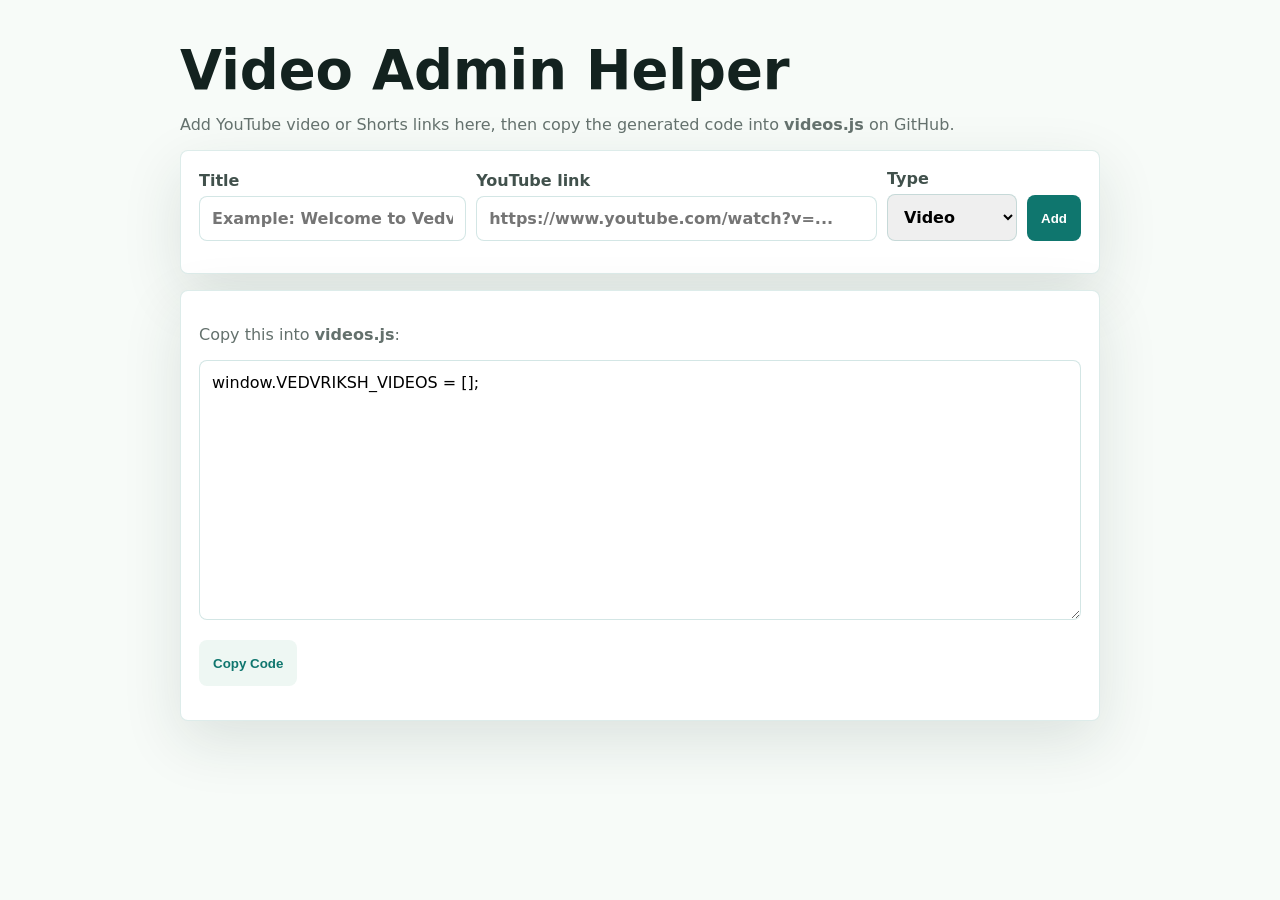
<file: admin-videos.html>
<!doctype html>
<html lang="en">
  <head>
    <meta charset="utf-8" />
    <meta name="viewport" content="width=device-width, initial-scale=1" />
    <title>Vedvriksh Video Admin Helper</title>
    <style>
      * { box-sizing: border-box; }
      body {
        margin: 0;
        font-family: Inter, ui-sans-serif, system-ui, -apple-system, BlinkMacSystemFont, "Segoe UI", sans-serif;
        background: #f7fbf8;
        color: #13221f;
      }
      main {
        width: min(920px, calc(100% - 28px));
        margin: 0 auto;
        padding: 42px 0;
      }
      h1 { margin: 0 0 8px; font-size: clamp(2rem, 5vw, 3.4rem); line-height: 1.05; }
      p { color: #64716d; }
      .card {
        background: white;
        border: 1px solid rgba(15, 118, 110, 0.14);
        border-radius: 8px;
        padding: 18px;
        box-shadow: 0 20px 60px rgba(22, 47, 42, 0.12);
        margin-top: 16px;
      }
      .grid { display: grid; grid-template-columns: 1fr 1.5fr 130px auto; gap: 10px; align-items: end; }
      label { display: grid; gap: 6px; color: #41514c; font-weight: 700; }
      input, select, textarea {
        width: 100%;
        border: 1px solid rgba(15, 118, 110, 0.18);
        border-radius: 8px;
        padding: 12px;
        font: inherit;
      }
      textarea { min-height: 260px; resize: vertical; }
      button {
        border: 0;
        border-radius: 8px;
        padding: 12px 14px;
        min-height: 46px;
        cursor: pointer;
        background: #0f766e;
        color: white;
        font-weight: 800;
      }
      button.secondary { background: #eef7f3; color: #0f766e; }
      .items { display: grid; gap: 10px; margin-top: 14px; }
      .item {
        display: flex;
        justify-content: space-between;
        gap: 12px;
        border: 1px solid rgba(15, 118, 110, 0.12);
        border-radius: 8px;
        padding: 12px;
        background: #fbfefc;
      }
      @media (max-width: 760px) {
        .grid { grid-template-columns: 1fr; }
      }
    </style>
  </head>
  <body>
    <main>
      <h1>Video Admin Helper</h1>
      <p>Add YouTube video or Shorts links here, then copy the generated code into <b>videos.js</b> on GitHub.</p>

      <section class="card">
        <div class="grid">
          <label>Title <input id="title" placeholder="Example: Welcome to Vedvriksh" /></label>
          <label>YouTube link <input id="url" placeholder="https://www.youtube.com/watch?v=..." /></label>
          <label>Type <select id="type"><option value="video">Video</option><option value="short">Short</option></select></label>
          <button id="addBtn">Add</button>
        </div>
        <div class="items" id="items"></div>
      </section>

      <section class="card">
        <p>Copy this into <b>videos.js</b>:</p>
        <textarea id="output" readonly>window.VEDVRIKSH_VIDEOS = [];</textarea>
        <p><button class="secondary" id="copyBtn">Copy Code</button></p>
      </section>
    </main>
    <script>
      const videos = [];
      const title = document.querySelector("#title");
      const url = document.querySelector("#url");
      const type = document.querySelector("#type");
      const items = document.querySelector("#items");
      const output = document.querySelector("#output");

      function refresh() {
        items.innerHTML = videos.map((video, index) => `
          <div class="item">
            <span><b>${video.title}</b><br>${video.type}: ${video.url}</span>
            <button class="secondary" data-index="${index}">Remove</button>
          </div>
        `).join("");
        output.value = `window.VEDVRIKSH_VIDEOS = ${JSON.stringify(videos, null, 2)};`;
      }

      document.querySelector("#addBtn").addEventListener("click", () => {
        if (!url.value.trim()) return alert("Please paste a YouTube link.");
        videos.push({
          title: title.value.trim() || "Vedvriksh update",
          url: url.value.trim(),
          type: type.value
        });
        title.value = "";
        url.value = "";
        refresh();
      });

      items.addEventListener("click", (event) => {
        const button = event.target.closest("button[data-index]");
        if (!button) return;
        videos.splice(Number(button.dataset.index), 1);
        refresh();
      });

      document.querySelector("#copyBtn").addEventListener("click", async () => {
        await navigator.clipboard.writeText(output.value);
        alert("Copied. Paste it into videos.js on GitHub.");
      });
    </script>
  </body>
</html>
</file>
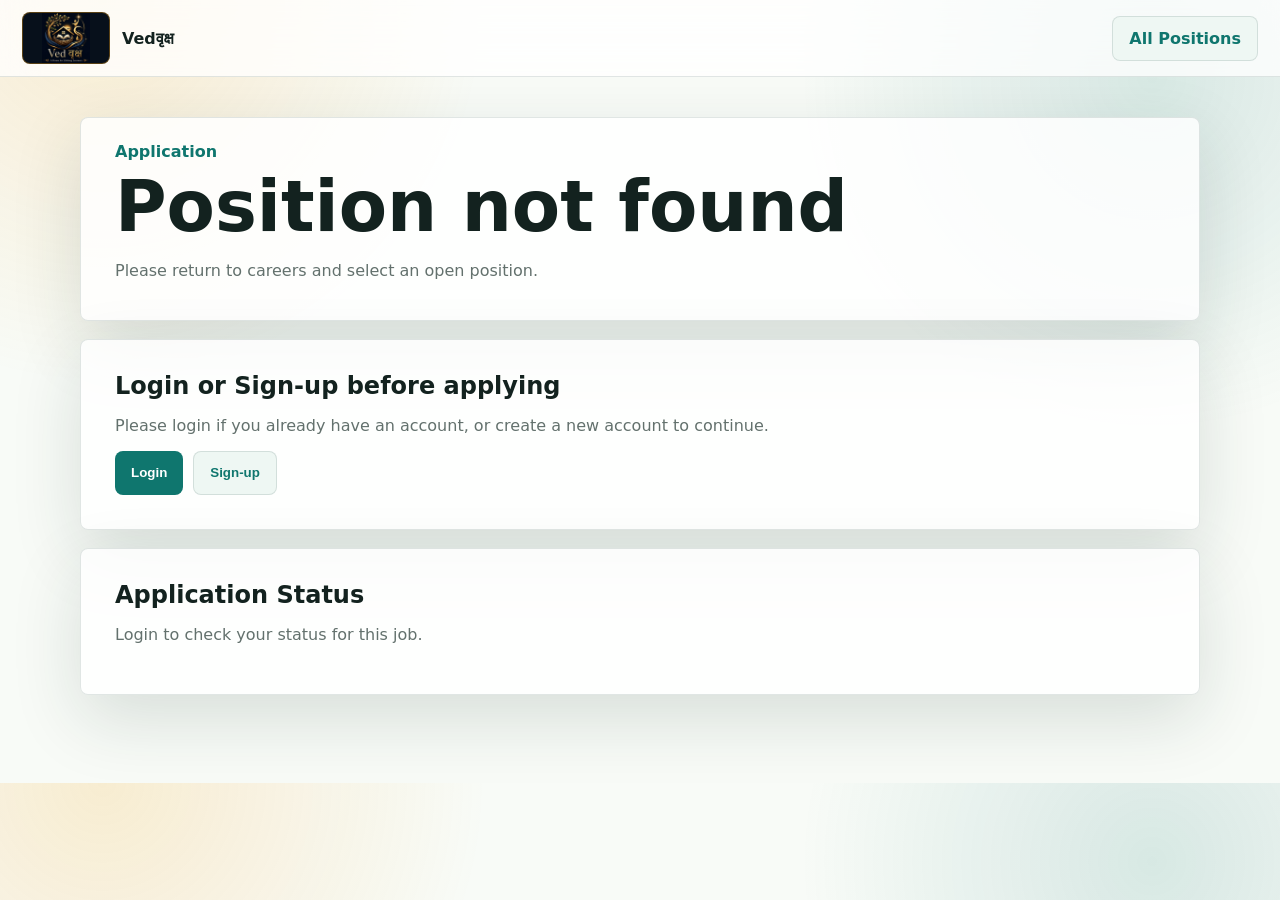
<file: apply.html>
<!doctype html>
<html lang="en" data-theme="light">
  <head>
    <meta charset="utf-8" />
    <meta name="viewport" content="width=device-width, initial-scale=1" />
    <title>Apply | Vedवृक्ष</title>
    <link rel="stylesheet" href="careers.css" />
  </head>
  <body>
    <header class="topbar">
      <a class="brand" href="index.html"><img src="assets/logo-vv.jpg" alt="Vedवृक्ष logo" /><span>Vedवृक्ष</span></a>
      <a class="button ghost" href="careers.html">All Positions</a>
    </header>
    <main class="page">
      <section class="hero-panel compact">
        <p class="eyebrow">Application</p>
        <h1 id="applyTitle">Apply</h1>
        <p id="applyMeta"></p>
      </section>
      <section class="card">
        <div id="authGate" class="auth-gate">
          <h2>Login or Sign-up before applying</h2>
          <p>Please login if you already have an account, or create a new account to continue.</p>
          <div class="actions"><button class="button" data-auth="login">Login</button><button class="button ghost" data-auth="signup">Sign-up</button></div>
        </div>
        <form id="applyForm" class="hidden">
          <div id="dynamicQuestions" class="form-grid"></div>
          <label>Upload Resume <input type="file" id="resume" accept=".pdf,.doc,.docx" required /></label>
          <div class="notice">Static preview note: resume upload and email delivery require backend integration. This form stores preview data in this browser and opens a prepared email draft where supported.</div>
          <button class="button" type="submit">Submit Application</button>
        </form>
      </section>
      <section class="card">
        <h2>Application Status</h2>
        <p id="statusText">Login to check your status for this job.</p>
      </section>
    </main>

    <dialog id="authDialog">
      <form method="dialog" class="modal" id="authForm">
        <button class="close" value="cancel" aria-label="Close">×</button>
        <h2 id="authTitle">Login</h2>
        <div id="authFields"></div>
        <p class="helper" id="authHelper"></p>
        <button class="button" id="authSubmit" value="default">Submit</button>
        <button class="link-button" type="button" id="forgotBtn">Forgot Password?</button>
      </form>
    </dialog>

    <dialog id="forgotDialog">
      <form method="dialog" class="modal" id="forgotForm">
        <button class="close" value="cancel" aria-label="Close">×</button>
        <h2>Forgot Password?</h2>
        <div id="forgotStep"></div>
        <button class="button" id="forgotSubmit" value="default">Submit</button>
      </form>
    </dialog>

    <script src="careers-data.js"></script>
    <script src="careers.js"></script>
  </body>
</html>
</file>
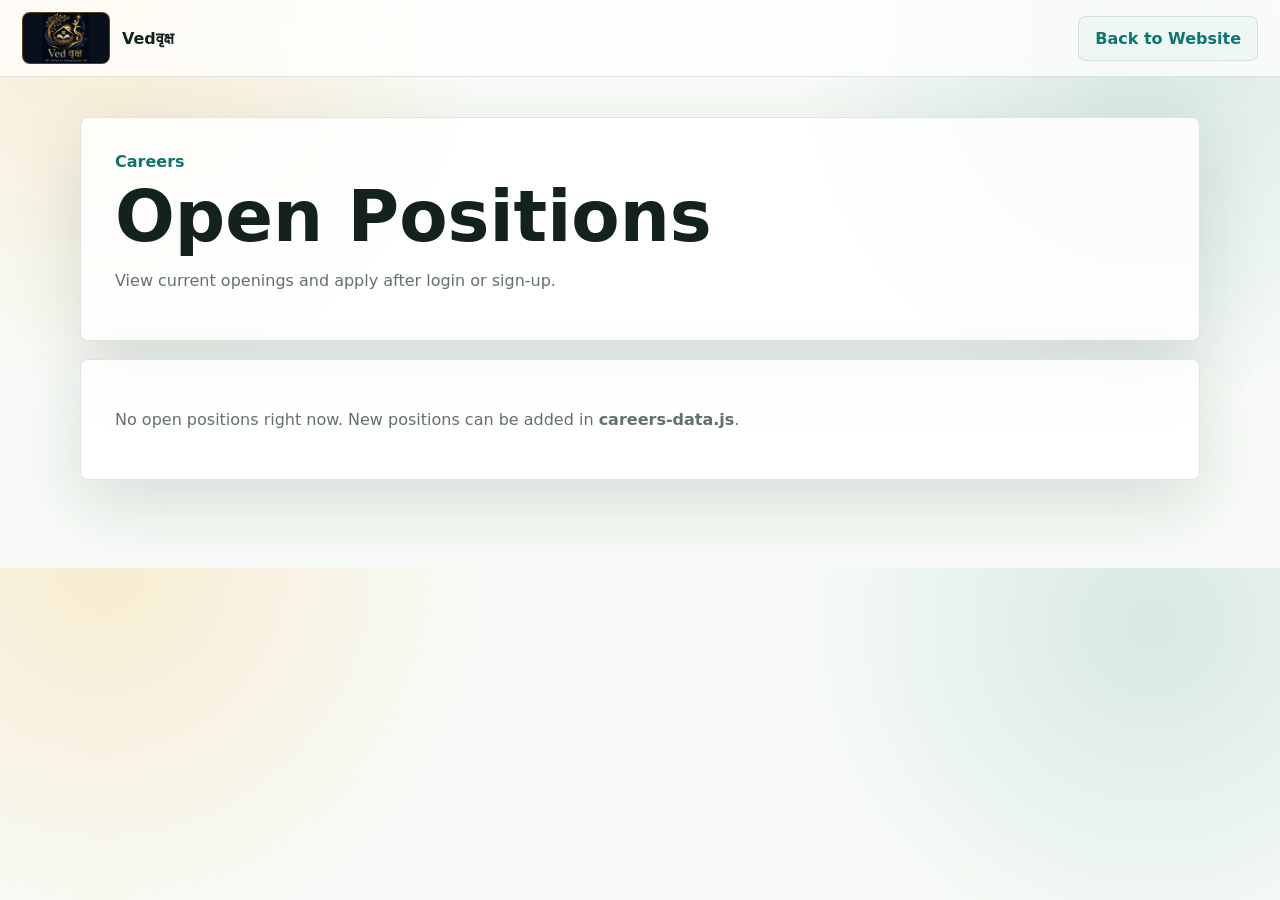
<file: careers.html>
<!doctype html>
<html lang="en" data-theme="light">
  <head>
    <meta charset="utf-8" />
    <meta name="viewport" content="width=device-width, initial-scale=1" />
    <title>Career | Vedवृक्ष</title>
    <link rel="stylesheet" href="careers.css" />
  </head>
  <body>
    <header class="topbar">
      <a class="brand" href="index.html"><img src="assets/logo-vv.jpg" alt="Vedवृक्ष logo" /><span>Vedवृक्ष</span></a>
      <a class="button ghost" href="index.html">Back to Website</a>
    </header>
    <main class="page">
      <section class="hero-panel">
        <p class="eyebrow">Careers</p>
        <h1>Open Positions</h1>
        <p>View current openings and apply after login or sign-up.</p>
      </section>
      <section class="card">
        <div id="jobsList" class="jobs-list"></div>
      </section>
    </main>
    <script src="careers-data.js"></script>
    <script src="careers.js"></script>
  </body>
</html>
</file>
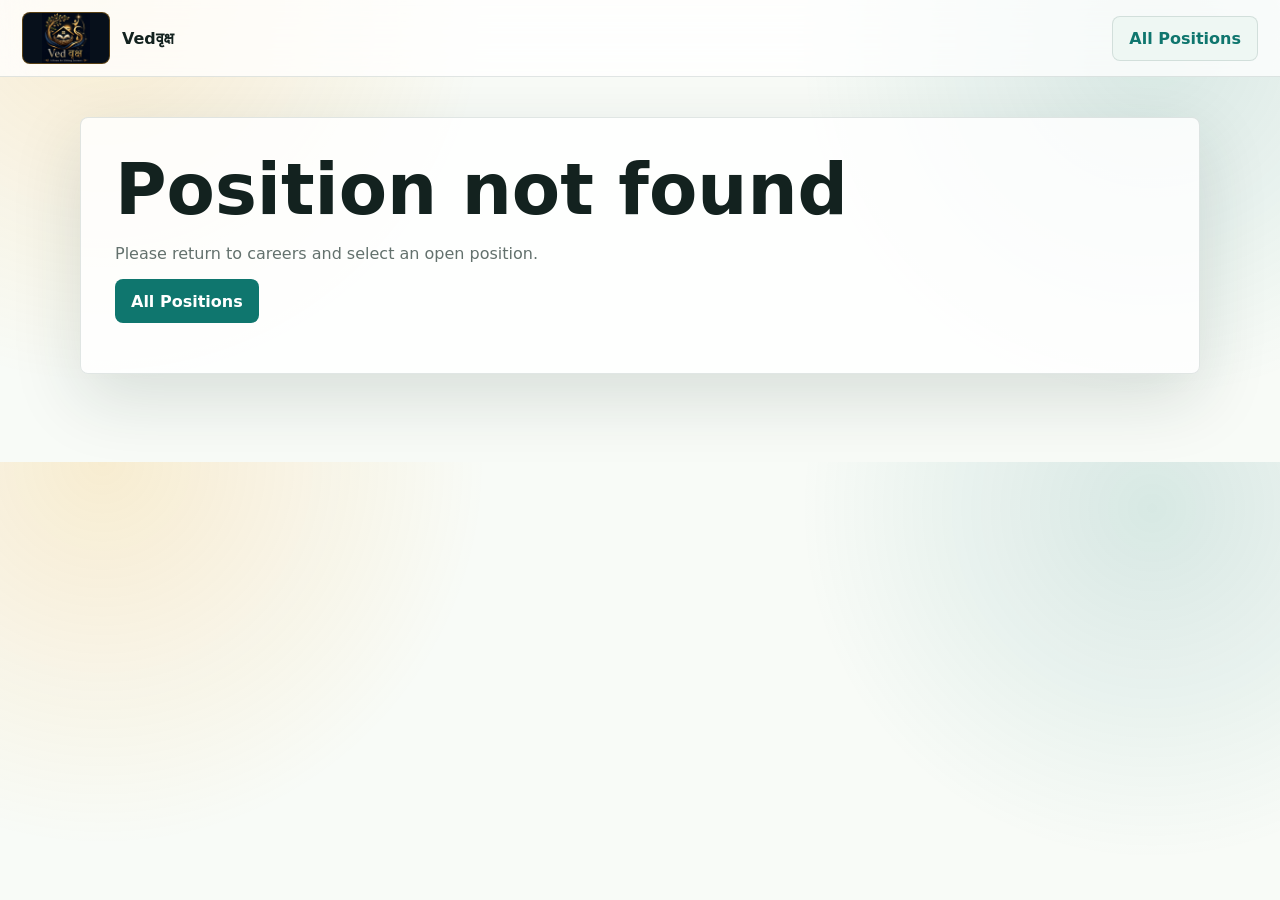
<file: job.html>
<!doctype html>
<html lang="en" data-theme="light">
  <head>
    <meta charset="utf-8" />
    <meta name="viewport" content="width=device-width, initial-scale=1" />
    <title>Job Details | Vedवृक्ष</title>
    <link rel="stylesheet" href="careers.css" />
  </head>
  <body>
    <header class="topbar">
      <a class="brand" href="index.html"><img src="assets/logo-vv.jpg" alt="Vedवृक्ष logo" /><span>Vedवृक्ष</span></a>
      <a class="button ghost" href="careers.html">All Positions</a>
    </header>
    <main class="page">
      <section id="jobDetail" class="card"></section>
    </main>
    <script src="careers-data.js"></script>
    <script src="careers.js"></script>
  </body>
</html>
</file>
<file: careers.css>
:root {
  --bg: #f8fbf7;
  --surface: #ffffff;
  --ink: #13221f;
  --muted: #63716d;
  --line: rgba(24, 64, 57, 0.13);
  --brand: #0f766e;
  --gold: #f59e0b;
  --shadow: 0 24px 70px rgba(22, 47, 42, 0.14);
}
* { box-sizing: border-box; }
body {
  margin: 0;
  font-family: Inter, ui-sans-serif, system-ui, -apple-system, BlinkMacSystemFont, "Segoe UI", sans-serif;
  color: var(--ink);
  background:
    radial-gradient(circle at 8% 0%, rgba(245, 158, 11, 0.16), transparent 24rem),
    radial-gradient(circle at 90% 10%, rgba(15, 118, 110, 0.14), transparent 22rem),
    var(--bg);
}
a { color: inherit; text-decoration: none; }
.topbar {
  min-height: 74px;
  padding: 12px 22px;
  display: flex;
  justify-content: space-between;
  align-items: center;
  border-bottom: 1px solid var(--line);
  background: rgba(255,255,255,0.76);
  backdrop-filter: blur(18px);
  position: sticky;
  top: 0;
  z-index: 5;
}
.brand { display: flex; align-items: center; gap: 12px; font-weight: 900; }
.brand img {
  width: 88px;
  height: 52px;
  object-fit: contain;
  border-radius: 8px;
  background: #07101b;
  border: 1px solid rgba(245,158,11,0.34);
}
.page { width: min(1120px, calc(100% - 28px)); margin: 0 auto; padding: 40px 0 70px; }
.hero-panel, .card {
  border: 1px solid var(--line);
  border-radius: 8px;
  background: rgba(255,255,255,0.82);
  box-shadow: var(--shadow);
  padding: clamp(20px, 4vw, 34px);
  margin-bottom: 18px;
}
.compact { padding-block: 24px; }
.eyebrow { color: var(--brand); font-weight: 900; margin: 0 0 8px; }
h1, h2, h3 { margin: 0 0 10px; line-height: 1.08; }
h1 { font-size: clamp(2.2rem, 6vw, 4.4rem); }
p { color: var(--muted); }
.jobs-list { display: grid; gap: 14px; }
.job-row {
  display: grid;
  grid-template-columns: 1fr auto;
  gap: 14px;
  padding: 18px;
  border: 1px solid var(--line);
  border-radius: 8px;
  background: #fff;
}
.job-id { color: var(--brand); font-weight: 900; }
.button {
  border: 0;
  border-radius: 8px;
  padding: 12px 16px;
  min-height: 44px;
  background: var(--brand);
  color: white;
  font-weight: 850;
  cursor: pointer;
  display: inline-flex;
  align-items: center;
  justify-content: center;
}
.ghost { background: #eef7f3; color: var(--brand); border: 1px solid var(--line); }
.actions { display: flex; flex-wrap: wrap; gap: 10px; margin-top: 16px; }
.meta-grid, .form-grid {
  display: grid;
  grid-template-columns: repeat(2, minmax(0, 1fr));
  gap: 14px;
}
.meta-box, label {
  display: grid;
  gap: 7px;
  padding: 14px;
  border: 1px solid var(--line);
  border-radius: 8px;
  background: #fff;
  color: var(--muted);
  font-weight: 750;
}
.meta-box b, label span { color: var(--ink); }
input, textarea, select {
  width: 100%;
  border: 1px solid var(--line);
  border-radius: 8px;
  padding: 12px;
  font: inherit;
  background: #fff;
  color: var(--ink);
}
textarea { min-height: 110px; resize: vertical; }
.hidden { display: none; }
.notice {
  border: 1px dashed rgba(15, 118, 110, 0.38);
  border-radius: 8px;
  padding: 12px;
  color: var(--muted);
  background: #f4fbf8;
  margin: 14px 0;
}
dialog {
  border: 0;
  border-radius: 8px;
  box-shadow: var(--shadow);
  width: min(520px, calc(100% - 28px));
}
dialog::backdrop { background: rgba(6, 19, 17, 0.42); }
.modal { display: grid; gap: 12px; }
.close, .link-button {
  border: 0;
  background: transparent;
  color: var(--brand);
  cursor: pointer;
  font-weight: 850;
}
.close { justify-self: end; font-size: 1.5rem; color: var(--muted); }
.helper { font-size: 0.9rem; margin: 0; }
ul { color: var(--muted); }
@media (max-width: 720px) {
  .job-row, .meta-grid, .form-grid { grid-template-columns: 1fr; }
  .topbar { align-items: flex-start; gap: 10px; flex-direction: column; }
}
</file>
